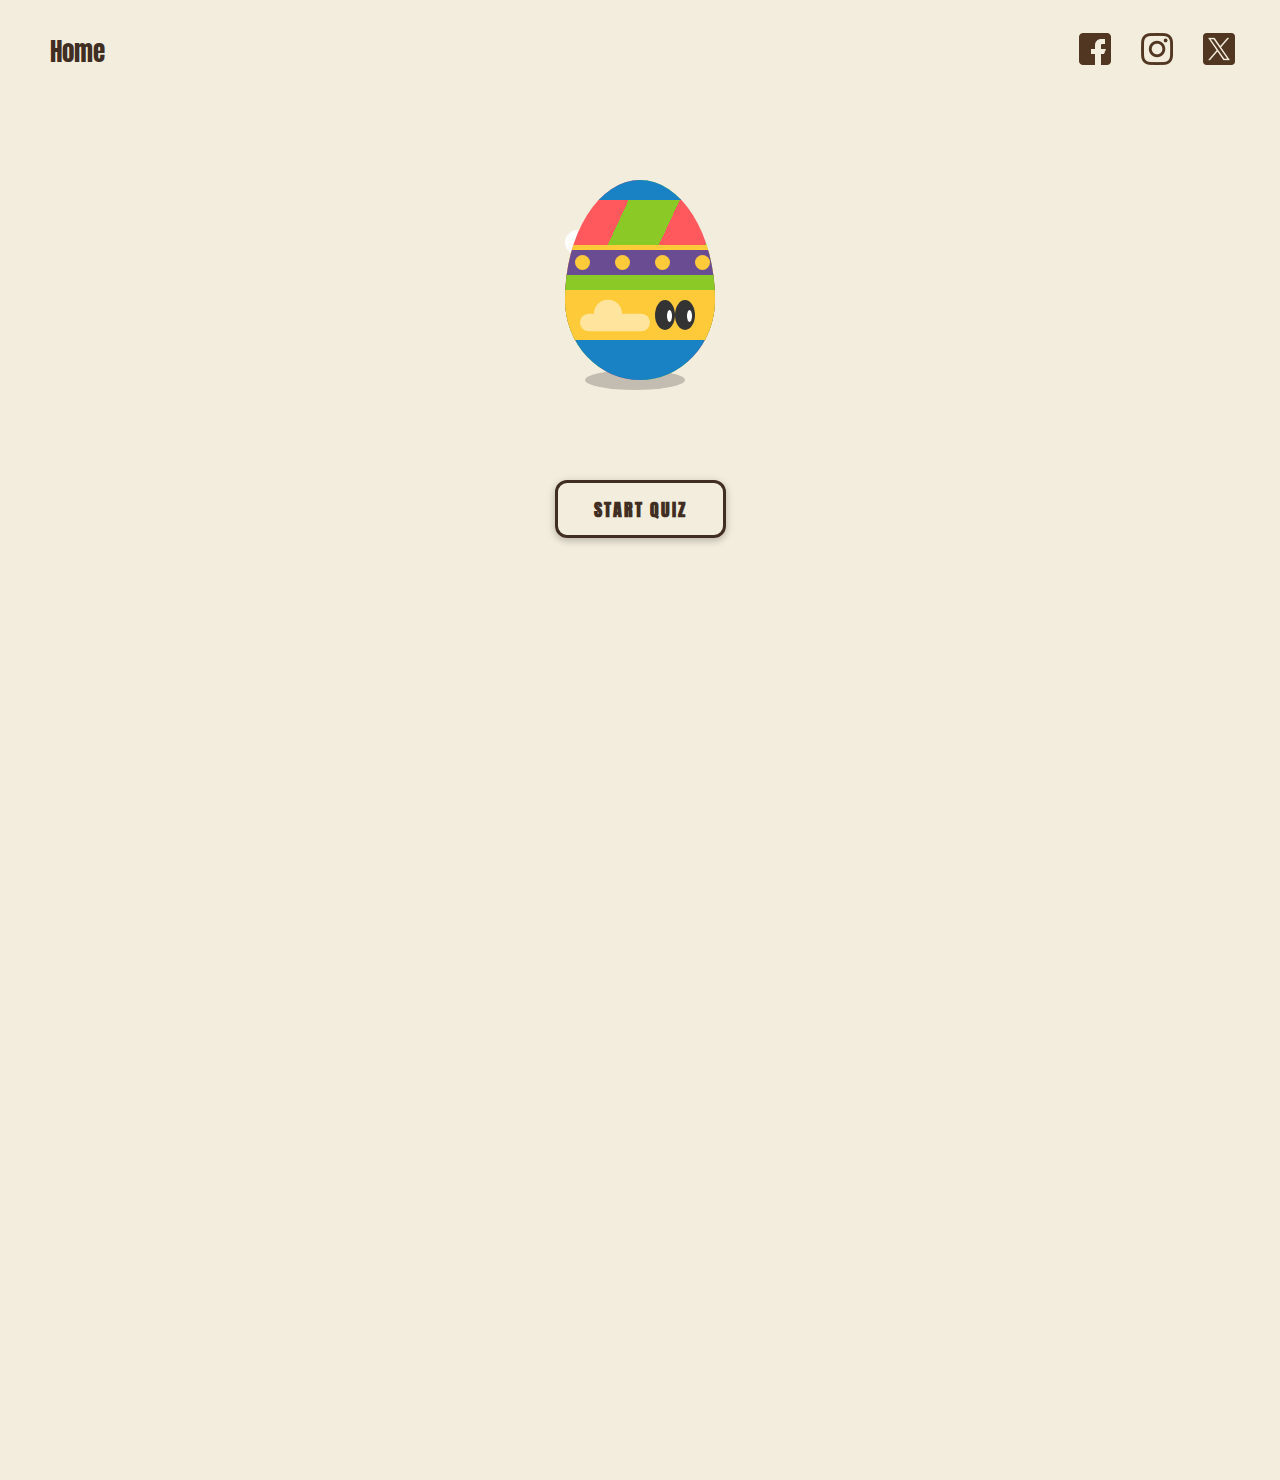
<file: quiz.html>
<!DOCTYPE html>
<html lang="en">

<head>
    <title>?PlaceHolder?</title>
    <meta charset="utf-8">
    <meta name="viewport" content="width=device-width, initial-scale=1.0">
    <link rel="stylesheet" href="styles.css">
</head>

<body>
    <header>
        <nav class = "navbar">
            <div class="left-nav-buttons">
                <div class="head">
                    <a href = "index.html">Home</a>
                </div>
            </div>

            <div class="right-nav-buttons">
                <a href="https://www.facebook.com" target="_blank"><img src="images/nav-bar-images/facebook-icon.png" alt="facebook-icon"></a>
                <a href="https://www.instagram.com" target="_blank"><img src="images/nav-bar-images/instagram-icon.png" alt="instagram-icon"></a>
                <a href="https://www.x.com" target="_blank"><img src="images/nav-bar-images/x-icon.png" alt="x-icon"></a>
            </div>
        </nav>
    </header>
    <section class="egg-section">
        <div class="easter-animation">
            <div class="egg">
              <div class="eyes"></div>
            </div>
            <div class="shadow"></div>
            <div class="clouds">
              <div class="cloud1"></div>
              <div class="cloud2"></div>
              <div class="cloud3"></div>
            </div>
          </div>
    </section>
    <div class="container">
        <input type="checkbox" id="toggle" class="toggle-checkbox">
        <label for="toggle" class="toggle-button">Start Quiz</label>
        <!-- Quizies -->
        <div class="hidden-section">
            <div class="scroll-wrapper">
                <!--  1 -->
                <div class="radio-input">
                    <div class="info">
                        <span class="question">What nutrients are eggs a rich source of?</span>
                        <span class="steps">1/20</span>
                    </div>
                    <input type="radio" id="q1-value-1" name="q1-value-radio" value="value-1">
                    <label for="q1-value-1">A. Vitamin C</label>
                    <input type="radio" id="q1-value-2" name="q1-value-radio" value="value-2">
                    <label for="q1-value-2">B. Protein</label>
                    <input type="radio" id="q1-value-3" name="q1-value-radio" value="value-3">
                    <label for="q1-value-3">C. Fiber</label>
                    <input type="radio" id="q1-value-4" name="q1-value-radio" value="value-4">
                    <label for="q1-value-4">D. Calcium</label>
                </div>
            
                <!--  2 -->
                <div class="radio-input">
                    <div class="info">
                        <span class="question">How can you test if an egg is fresh?</span>
                        <span class="steps">2/20</span>
                    </div>
                    <input type="radio" id="q2-value-5" name="q2-value-radio" value="value-5">
                    <label for="q2-value-5">A. Shake it and listen for movement</label>
                    <input type="radio" id="q2-value-6" name="q2-value-radio" value="value-6">
                    <label for="q2-value-6">B. Check the color of the shell</label>
                    <input type="radio" id="q2-value-7" name="q2-value-radio" value="value-7">
                    <label for="q2-value-7">C. Place it in water to see if it floats</label>
                    <input type="radio" id="q2-value-8" name="q2-value-radio" value="value-8">
                    <label for="q2-value-8">D. Crack it open and smell it</label>
                </div>
                <!-- 3-->
                <div class="radio-input">
                    <div class="info">
                        <span class="question">What is the healthiest way to cook eggs?</span>
                        <span class="steps">3/20</span>
                    </div>
                    <input type="radio" id="q3-value-9" name="q3-value-radio" value="value-9">
                    <label for="q3-value-9">A. Frying with butter </label>
                    <input type="radio" id="q3-value-10" name="q3-value-radio" value="value-10">
                    <label for="q3-value-10">B. Poaching or boiling</label>
                    <input type="radio" id="q3-value-11" name="q3-value-radio" value="value-11">
                    <label for="q3-value-11">C. Scrambling with cheese</label>
                    <input type="radio" id="q3-value-12" name="q3-value-radio" value="value-12">
                    <label for="q3-value-12">D. Baking in a casserole</label>
                </div>
                <!-- 4 -->
                <div class="radio-input">
                    <div class="info">
                        <span class="question">What determines the color of an eggshell?</span>
                        <span class="steps">4/20</span>
                    </div>
                    <input type="radio" id="q4-value-13" name="q4-value-radio" value="value-13">
                    <label for="q4-value-13">A. The Hen’s diet</label>
                    <input type="radio" id="q4-value-14" name="q4-value-radio" value="value-14">
                    <label for="q4-value-14">B. The hen’s breed</label>
                    <input type="radio" id="q4-value-15" name="q4-value-radio" value="value-15">
                    <label for="q4-value-15">C. The egg’s freshness</label>
                    <input type="radio" id="q4-value-16" name="q4-value-radio" value="value-16">
                    <label for="q4-value-16">D. The type of feed used</label>
                </div>
                <!-- 5 -->
                <div class="radio-input">
                    <div class="info">
                        <span class="question">Which type of egg is considered most ethical?</span>
                        <span class="steps">5/20</span>
                    </div>
                    <input type="radio" id="q5-value-17" name="q5-value-radio" value="value-17">
                    <label for="q5-value-17">A. Cage-free</label>
                    <input type="radio" id="q5-value-18" name="q5-value-radio" value="value-18">
                    <label for="q5-value-18">B. Free-range</label>
                    <input type="radio" id="q5-value-19" name="q5-value-radio" value="value-19">
                    <label for="q5-value-19">C. Organic</label>
                    <input type="radio" id="q5-value-20" name="q5-value-radio" value="value-20">
                    <label for="q5-value-20">D. All of the above, depending on certification</label>
                </div>
                <!-- 6 -->
                <div class="radio-input">
                    <div class="info">
                        <span class="question">What is the primary type of pan recommended for cooking sunny side up eggs?
                        </span>
                        <span class="steps">6/20</span>
                    </div>
                    <input type="radio" id="q6-value-21" name="q6-value-radio" value="value-21">
                    <label for="q6-value-21">A. Non-stick or cast-iron skillet </label>
                    <input type="radio" id="q6-value-22" name="q6-value-radio" value="value-22">
                    <label for="q6-value-22">B. Aluminum skille</label>
                    <input type="radio" id="q6-value-23" name="q6-value-radio" value="value-23">
                    <label for="q6-value-23">C. Stainless steel skillet</label>
                    <input type="radio" id="q6-value-24" name="q6-value-radio" value="value-24">
                    <label for="q6-value-24">D. Ceramic skillet</label>
                </div>
                <!-- 7 -->
                <div class="radio-input">
                    <div class="info">
                        <span class="question">What is the recommended heat setting once the eggs are in the skillet?
                        </span>
                        <span class="steps">7/20</span>
                    </div>
                    <input type="radio" id="q7-value-25" name="q7-value-radio" value="value-25">
                    <label for="q7-value-25">A. High</label>
                    <input type="radio" id="q7-value-26" name="q7-value-radio" value="value-26">
                    <label for="q7-value-26">B. Medium-high </label>
                    <input type="radio" id="q7-value-27" name="q7-value-radio" value="value-27">
                    <label for="q7-value-27">C. Low</label>
                    <input type="radio" id="q7-value-28" name="q7-value-radio" value="value-28">
                    <label for="q7-value-28">D. Medium</label>
                </div>
                <!-- 8 -->
                <div class="radio-input">
                    <div class="info">
                        <span class="question">How long should the eggs cook undisturbed to set the whites while keeping the yolks runny?</span>
                        <span class="steps">8/20</span>
                    </div>
                    <input type="radio" id="q8-value-29" name="q8-value-radio" value="value-29">
                    <label for="q8-value-29">A. 1 to 2 minutes</label>
                    <input type="radio" id="q8-value-30" name="q8-value-radio" value="value-30">
                    <label for="q8-value-30">B. 2 1/2 to 3 1/2 minutes </label>
                    <input type="radio" id="q8-value-31" name="q8-value-radio" value="value-31">
                    <label for="q8-value-31">C. 4 to 5 minutes</label>
                    <input type="radio" id="q8-value-32" name="q8-value-radio" value="value-32">
                    <label for="q8-value-32">D. 6 to 7 minutes</label>
                </div>
                <!-- 9 -->
                <div class="radio-input">
                    <div class="info">
                        <span class="question">How much olive oil is used to cook two eggs sunny side up?</span>
                        <span class="steps">9/20</span>
                    </div>
                    <input type="radio" id="q9-value-33" name="q9-value-radio" value="value-33">
                    <label for="q9-value-33">A. 1 tablespoon</label>
                    <input type="radio" id="q9-value-34" name="q9-value-radio" value="value-34">
                    <label for="q9-value-34">B. 1 teaspoon</label>
                    <input type="radio" id="q9-value-35" name="q9-value-radio" value="value-35">
                    <label for="q9-value-35">C. 2 teaspoons</label>
                    <input type="radio" id="q9-value-36" name="q9-value-radio" value="value-36">
                    <label for="q9-value-36">D. 2 tablespoons</label>
                </div>
                <!-- 10 -->
                <div class="radio-input">
                    <div class="info">
                        <span class="question">What two seasonings are suggested for the finished sunny side up eggs?</span>
                        <span class="steps">10/20</span>
                    </div>
                    <input type="radio" id="q10-value-37" name="q10-value-radio" value="value-37">
                    <label for="q10-value-37">A. Paprika and garlic powder</label>
                    <input type="radio" id="q10-value-38" name="q10-value-radio" value="value-38">
                    <label for="q10-value-38">B.Salt and ground black pepper </label>
                    <input type="radio" id="q10-value-39" name="q10-value-radio" value="value-39">
                    <label for="q10-value-39">C. Cumin and turmeric</label>
                    <input type="radio" id="q10-value-40" name="q10-value-radio" value="value-40">
                    <label for="q10-value-40">D. Oregano and chili flakes</label>
                </div>
                <!-- 11 -->
                <div class="radio-input">
                    <div class="info">
                        <span class="question">What type of milk can be added to scrambled eggs to make them extra-soft and creamy?</span>
                        <span class="steps">11/20</span>
                    </div>
                    <input type="radio" id="q11-value-41" name="q11-value-radio" value="value-41">
                    <label for="q11-value-41">A. Plant milk, cow’s milk, or water</label>
                    <input type="radio" id="q11-value-42" name="q11-value-radio" value="value-42">
                    <label for="q11-value-42">B. Juice</label>
                    <input type="radio" id="q11-value-43" name="q11-value-radio" value="value-43">
                    <label for="q11-value-43">C. Coconut cream</label>
                    <input type="radio" id="q11-value-44" name="q11-value-radio" value="value-44">
                    <label for="q11-value-44">D. Yogurt</label>
                </div>
                <!-- 12 -->
                <div class="radio-input">
                    <div class="info">
                        <span class="question">What type of oil or fat is recommended for the pan?</span>
                        <span class="steps">12/20</span>
                    </div>
                    <input type="radio" id="q12-value-45" name="q12-value-radio" value="value-45">
                    <label for="q12-value-45">A. Canola oil</label>
                    <input type="radio" id="q12-value-46" name="q12-value-radio" value="value-46">
                    <label for="q12-value-46">B. Extra-virgin olive oil or butter</label>
                    <input type="radio" id="q12-value-47" name="q12-value-radio" value="value-47">
                    <label for="q12-value-47">C. Lard</label>
                    <input type="radio" id="q12-value-48" name="q12-value-radio" value="value-48">
                    <label for="q12-value-48">D. Avocado oil</label>
                </div>
                <!-- 13 -->
                <div class="radio-input">
                    <div class="info">
                        <span class="question">How should the eggs look after whisking with milk or water?</span>
                        <span class="steps">13/20</span>
                    </div>
                    <input type="radio" id="q13-value-49" name="q13-value-radio" value="value-49">
                    <label for="q13-value-49">A. An even yellow color with no translucent spots</label>
                    <input type="radio" id="q13-value-50" name="q13-value-radio" value="value-50">
                    <label for="q13-value-50">B. Yellow with some white streaks</label>
                    <input type="radio" id="q13-value-51" name="q13-value-radio" value="value-51">
                    <label for="q13-value-51">C. Completely white</label>
                    <input type="radio" id="q13-value-52" name="q13-value-radio" value="value-52">
                    <label for="q13-value-52">D. Thick and frothy</label>
                </div>
                <!-- 14 -->
                <div class="radio-input">
                    <div class="info">
                        <span class="question">At what heat setting should the scrambled eggs be cooked?</span>
                        <span class="steps">14/20</span>
                    </div>
                    <input type="radio" id="q14-value-53" name="q14-value-radio" value="value-53">
                    <label for="q14-value-53">A. High heat</label>
                    <input type="radio" id="q14-value-54" name="q14-value-radio" value="value-54">
                    <label for="q14-value-54">B. Medium-low heat</label>
                    <input type="radio" id="q14-value-55" name="q14-value-radio" value="value-55">
                    <label for="q14-value-55">C. Medium-high heat</label>
                    <input type="radio" id="q14-value-56" name="q14-value-radio" value="value-56">
                    <label for="q14-value-56">D. Low heat</label>
                </div>
                <!-- 15 -->
                <div class="radio-input">
                    <div class="info">
                        <span class="question">When should you stop cooking scrambled eggs for a soft, creamy scramble?</span>
                        <span class="steps">15/20</span>
                    </div>
                    <input type="radio" id="q15-value-57" name="q15-value-radio" value="value-57">
                    <label for="q15-value-57">A. When they are dry and firm</label>
                    <input type="radio" id="q15-value-58" name="q15-value-radio" value="value-58">
                    <label for="q15-value-58">B. When they are mostly set, but a little liquid egg remains</label>
                    <input type="radio" id="q15-value-59" name="q15-value-radio" value="value-59">
                    <label for="q15-value-59">C. When they are fully liquid</label>
                    <input type="radio" id="q15-value-60" name="q15-value-radio" value="value-60">
                    <label for="q15-value-60">D. When they turn golden brown</label>
                </div>
                <!-- 16 -->
                <div class="radio-input">
                    <div class="info">
                        <span class="question">What should you do first when preparing boiled eggs?</span>
                        <span class="steps">16/20</span>
                    </div>
                    <input type="radio" id="q16-value-61" name="q16-value-radio" value="value-61">
                    <label for="q16-value-61">A.  Crack the eggs into boiling water</label>
                    <input type="radio" id="q16-value-62" name="q16-value-radio" value="value-62">
                    <label for="q16-value-62">B. Boil water first</label>
                    <input type="radio" id="q16-value-63" name="q16-value-radio" value="value-63">
                    <label for="q16-value-63">C. Heat the eggs in cold water</label>
                    <input type="radio" id="q16-value-64" name="q16-value-radio" value="value-64">
                    <label for="q16-value-64">D. Peel the eggs before boiling</label>
                </div>
                <!-- 17 -->
                <div class="radio-input">
                    <div class="info">
                        <span class="question">Why should you lower the heat slightly after adding the eggs to boiling water?</span>
                        <span class="steps">17/20</span>
                    </div>
                    <input type="radio" id="q17-value-65" name="q17-value-radio" value="value-65">
                    <label for="q17-value-65">A. To cook the eggs faster</label>
                    <input type="radio" id="q17-value-66" name="q17-value-radio" value="value-66">
                    <label for="q17-value-66">B. To prevent the eggs from cracking due to being bashed around</label>
                    <input type="radio" id="q17-value-67" name="q17-value-radio" value="value-67">
                    <label for="q17-value-67">C. To save energy</label>
                    <input type="radio" id="q17-value-68" name="q17-value-radio" value="value-68">
                    <label for="q17-value-68">D. To make peeling easier</label>
                </div>
                <!-- 18 -->
                <div class="radio-input">
                    <div class="info">
                        <span class="question">How long should you boil eggs for a runny yolk?</span>
                        <span class="steps">18/20</span>
                    </div>
                    <input type="radio" id="q18-value-69" name="q18-value-radio" value="value-69">
                    <label for="q18-value-69">A. 3 minutes</label>
                    <input type="radio" id="q18-value-70" name="q18-value-radio" value="value-70">
                    <label for="q18-value-70">B. 6 minutes</label>
                    <input type="radio" id="q18-value-71" name="q18-value-radio" value="value-71">
                    <label for="q18-value-71">C. 8 minutes</label>
                    <input type="radio" id="q18-value-72" name="q18-value-radio" value="value-72">
                    <label for="q18-value-72">D. 10 minutes</label>
                </div>
                <!-- 19 -->
                <div class="radio-input">
                    <div class="info">
                        <span class="question">What is the recommended method for peeling boiled eggs?</span>
                        <span class="steps">19/20</span>
                    </div>
                    <input type="radio" id="q19-value-73" name="q19-value-radio" value="value-73">
                    <label for="q19-value-73">A. Peel immediately after boiling C</label>
                    <input type="radio" id="q19-value-74" name="q19-value-radio" value="value-74">
                    <label for="q19-value-74">B. Crack the shell and roll the egg on a flat surface</label>
                    <input type="radio" id="q19-value-75" name="q19-value-radio" value="value-75">
                    <label for="q19-value-75">C. Peel under water starting from the base</label>
                    <input type="radio" id="q19-value-76" name="q19-value-radio" value="value-76">
                    <label for="q19-value-76">D. Tap the egg on a hard surface and peel from the top</label>
                </div>
                <!-- 20 -->
                <div class="radio-input">
                    <div class="info">
                        <span class="question">What happens if you boil eggs for 15 minutes?</span>
                        <span class="steps">20/20</span>
                    </div>
                    <input type="radio" id="q20-value-77" name="q20-value-radio" value="value-77">
                    <label for="q20-value-77">A. Perfect hard-boiled eggs</label>
                    <input type="radio" id="q20-value-78" name="q20-value-radio" value="value-78">
                    <label for="q20-value-78">B. Soft-boiled eggs</label>
                    <input type="radio" id="q20-value-79" name="q20-value-radio" value="value-79">
                    <label for="q20-value-79">C. Unpleasant rubbery whites and powdery dry yolks</label>
                    <input type="radio" id="q20-value-80" name="q20-value-radio" value="value-80">
                    <label for="q20-value-80">D. Eggs with runny yolks</label>
                </div>
            </div>            
        </div>
    </div>

    
    
</body
</file>
<file: styles.css>
@import url('https://fonts.googleapis.com/css2?family=Alfa+Slab+One&family=Anton&family=Bevan:ital@0;1&family=Lato:ital,wght@0,100;0,300;0,400;0,700;0,900;1,100;1,300;1,400;1,700;1,900&display=swap');
@import url(flipCard.css);
html {
    background-color: #f3eddd;
    scroll-behavior: smooth;
}

body {
    margin: 0;
    padding: 0;
}

p {
    font-size: max(1rem, 3vw);
}


/*NAVBAR STUFF*/

.navbar {
    display: flex;
    align-items: center;
    justify-content: space-between;
    padding: 9px 10px;
    background-color: #f3eddd;
    position: fixed;
    top: -3px;
    width: 100%;
    height: 10%;
    z-index: 100;
}

.left-nav-buttons {
    display: flex;
    flex-direction: row;
    gap: 20px;
    align-items: center;
    justify-content: flex-start;
}

.dropdown {
    position: relative;
    display: inline-block;
}

.head a {
    gap: 10px;
    margin-left: 40px;
    text-decoration: none;
    font-family: 'Anton', serif;
    font-size: 25px;
    font-weight: 550;
    color: #412e23;
    border: #412e23;
    box-shadow: 0px 10px 20px 0 rgba(252, 252, 252, 0);
    border-radius: 10%;
}

.head a:hover {
    text-decoration: underline;
    text-decoration-color: #D94A26;
    text-decoration-thickness: 3px;
}

.dropdown:hover .dropdown-content {
    display: block;
}

.dropdown-content {
    list-style-type: none;
    position: absolute;
    display: none;
    top: 100%;
    left: 0;
    width: 200px;
    padding: 10px 0;
    border-radius: 20px;
    backdrop-filter: blur(10px);
    background-color: #f3eddd;
    box-shadow: 0 4px 6px rgba(0, 0, 0, 0.1);
    z-index: 10;
}

.dropdown-content a {
    text-decoration: none;
    font-family: 'Anton', serif;
    pointer-events: auto;
    font-size: 20px;
    color: #412e23;
    gap: 50px;
    display: flex;
    justify-content: center;
    align-items: center;
    border-radius: 40px;
    transition: background-color 0.3s ease, color 0.3s ease, padding 0.3s ease;
    box-sizing: border-box;
}

.dropdown-content a:hover {
    background-color: #D94A26;
    color: #FCEBD1;
    padding: 9px 1px;
    border-radius: 40px;
    width: auto;
}

.middle-nav-logo p {
    font-family: 'Alfa Slab One', serif;
    font-weight: 500;
    color: #D94A26;
    font-size: 50px;
    margin-left: -130px;
}

.right-nav-buttons {
    display: flex;
    flex-direction: row;
    gap: 30px;
    justify-content: flex-start;
    margin-right: 55px;
}

.right-nav-buttons img {
    cursor: pointer;
}

.container {
    height: 100vh;
    animation: fadeIn 0.5s forwards;
    scroll-snap-type: y mandatory;
    scroll-behavior: smooth;
    overflow-x: hidden;
}

.section {
    overflow: hidden;
    height: 100vh;
    scroll-snap-align: start;
    animation: appear linear;
    animation-timeline: view();
    animation-range: entry 1% cover 40%;
}

@keyframes appear {
    from {
        opacity: 0;
        scale: 0.5;
    }
    to {
        opacity: 1;
        scale: 1;
    }
}

.homePageContainer {
    display: flex;
    flex-direction: row;
    justify-content: space-between;
    align-items: center;
    padding: 20px;
}

.homePageText {
    margin-left: 50px;
    margin-top: 300px;
    text-align: left;
    height: auto;
    float: left;
    width: 50%;
}

.homePageHeader {
    display: block;
    font-family: 'Bevan', sans-serif;
    font-size: 90px;
    font-weight: 400;
    line-height: 0.99;
    color: #412e23;
    margin-bottom: 10px;
    margin-top: -150px;
    font-style: italic;
}

.homePageDescription {
    display: flex;
    font-family: "Lato", serif;
    font-size: 30px;
    font-weight: 500;
    line-height: 0.95;
    color: #412e23;
    margin-top: 0;
    line-height: 1.4;
    text-align: justify;
}

.homePageImage {
    display: flex;
    flex-direction: column;
    justify-content: right;
    align-items: right;
    margin-top: 30px;
    margin-right: -150px;
    width: 50%;
    scale: 1.2;
}

.videoContainer video {
    width: 100%;
    max-width: 700px;
    height: auto;
    border-radius: 20px;
    box-shadow: 0 4px 6px rgba(0, 0, 0, 0.2);
    overflow: hidden;
}


/* SunnySide Up */

#sunnySideUp,
#boiledEgg,
#omelette {
    padding: 50px 60px 50px 60px;
}

.container-content {
    display: flex;
    padding: 20px 0px 0px 20px;
    gap: 50px 50px;
}

.leftSide {
    width: 1000px;
    height: 500px;
    align-content: center;
    padding: 20px;
}

.tutorialHeaders h5 {
    display: block;
    font-family: 'Bevan', sans-serif;
    font-size: 44px;
    font-weight: 100;
    color: #412e23;
    font-style: normal;
    margin-bottom: 0;
}

.tutorialDescription {
    display: flex;
    font-family: "Lato", serif;
    font-size: 20px;
    font-weight: 500;
    color: #412e23;
    text-align: justify;
}


/* QUIZ Style */

.container {
    text-align: center;
    margin: 20px auto;
    padding: 20px;
}

.toggle-checkbox {
    display: none;
}

.toggle-button {
    font-size: 12px;
    letter-spacing: 2px;
    text-transform: uppercase;
    display: inline-block;
    text-align: center;
    font-family: 'Anton', serif;
    font-weight: bold;
    padding: 0.7em 2em;
    border: 3px solid #412e23;
    border-radius: 12px;
    position: relative;
    box-shadow: 0 2px 10px rgba(0, 0, 0, 0.16), 0 3px 6px rgba(0, 0, 0, 0.1);
    color: #412e23;
    text-decoration: none;
    transition: 0.3s ease all;
    z-index: 1;
    overflow: hidden;
    cursor: pointer;
}

.toggle-button:before {
    border-radius: 8px;
    transition: 0.5s all ease;
    position: absolute;
    top: 0;
    left: 50%;
    right: 50%;
    bottom: 0;
    opacity: 0;
    content: '';
    background-color: #412e23;
    z-index: -1;
}

.toggle-button:hover {
    color: white;
}

.toggle-button:hover:before,
.toggle-button:focus:before {
    transition: 0.5s all ease;
    left: 0;
    right: 0;
    opacity: 1;
}

.toggle-button:active {
    transform: scale(0.9);
}

.hidden-section {
    max-height: 0;
    transform: scaleY(0);
    transform-origin: top;
    overflow: hidden;
    transition: transform 0.5s ease, max-height 0.5s ease, padding 0.5s ease;
    padding: 0 20px;
    background-color: #f8f4f2;
    border: 
    border-radius: 12px;
    margin-top: 20px;
    box-shadow: 0 2px 10px rgba(0, 0, 0, 0.16), 0 3px 6px rgba(0, 0, 0, 0.1);
}

.toggle-checkbox:checked~.hidden-section {
    max-height: 500px;
    transform: scaleY(1);
    padding: 20px;
}

/* INSIDE QUIZ */
/* QUIZ Style */

.container {
    text-align: center;
    margin: 20px auto;
    padding: 80px;
}

.toggle-checkbox {
    display: none;
}

.toggle-button {
    font-size: 18px;
    letter-spacing: 2px;
    text-transform: uppercase;
    display: inline-block;
    text-align: center;
    font-weight: bold;
    padding: 0.7em 2em;
    border: 3px solid #412e23;
    border-radius: 12px;
    position: relative;
    box-shadow: 0 2px 10px rgba(0, 0, 0, 0.16), 0 3px 6px rgba(0, 0, 0, 0.1);
    color: #412e23;
    text-decoration: none;
    transition: 0.3s ease all;
    z-index: 1;
    overflow: hidden;
    cursor: pointer;
}

.toggle-button:before {
    border-radius: 8px;
    transition: 0.5s all ease;
    position: absolute;
    top: 0;
    left: 50%;
    right: 50%;
    bottom: 0;
    opacity: 0;
    content: '';
    background-color: #412e23;
    z-index: -1;
}

.toggle-button:hover {
    color: white;
}

.toggle-button:hover:before,
.toggle-button:focus:before {
    transition: 0.5s all ease;
    left: 0;
    right: 0;
    opacity: 1;
}

.toggle-button:active {
    transform: scale(0.9);
}

.hidden-section {
    max-height: 0;
    transform: scaleY(0);
    transform-origin: top;
    overflow: hidden;
    transition: transform 0.5s ease, max-height 0.5s ease, padding 0.5s ease;
    padding: 20px 20px;
    background-color: #f8f4f2;
    border: 3px solid #412e23;
    border-radius: 12px;
    border-radius: 20px;
    margin: 20px auto;
    width: 600px;
    box-shadow: 0 2px 10px rgba(0, 0, 0, 0.16), 0 3px 6px rgba(0, 0, 0, 0.1);
}

.toggle-checkbox:checked~.hidden-section {
    max-height: 800px;
    transform: scaleY(1);
    padding: 20px;
}


/* INSIDE QUIZ */


/* Scroll Wrapper */

.scroll-wrapper {
    max-height: 400px;
    overflow-y: auto;
    padding: 10px;
    border: 2px solid #ccc;
    border-radius: 10px;
    box-shadow: 0 2px 10px rgba(0, 0, 0, 0.1);
    background-color: #f8f4f2;
}


/* Scrollbar Styling */

.scroll-wrapper::-webkit-scrollbar {
    width: 8px;
}

.scroll-wrapper::-webkit-scrollbar-thumb {
    background-color: #888;
    border-radius: 4px;
}

.scroll-wrapper::-webkit-scrollbar-thumb:hover {
    background-color: #555;
}

.scroll-wrapper::-webkit-scrollbar-track {
    background-color: #f0f0f0;
    border-radius: 4px;
}


/* Radio styling something blah blaj */

.radio-input input {
    display: none;
}

.radio-input {
    margin-bottom: 20px;
    display: flex;
    flex-direction: column;
    padding: 12px;
    background: #fff;
    color: #000;
    border-radius: 10px;
    box-shadow: 0px 87px 78px -39px rgba(0, 0, 0, 0.4);
    width: 95%;
}

.info {
    margin-bottom: 10px;
    display: flex;
    align-items: center;
    justify-content: space-between;
}

.question {
    color: rgb(49, 49, 49);
    font-size: 1rem;
    line-height: 1rem;
    font-weight: 800;
}

.steps {
    background-color: rgb(0, 0, 0);
    padding: 4px;
    color: #fff;
    border-radius: 4px;
    font-size: 12px;
    line-height: 12px;
    font-weight: 600;
}

.radio-input label {
    display: flex;
    background-color: #fff;
    padding: 14px;
    margin: 8px 0 0 0;
    font-size: 13px;
    font-weight: 600;
    border-radius: 10px;
    cursor: pointer;
    border: 1px solid rgba(187, 187, 187, 0.164);
    color: #000;
    transition: 0.3s ease;
}

.radio-input label:hover {
    background-color: rgba(24, 24, 24, 0.13);
    border: 1px solid #bbb;
}

.radio-input input:checked+label {
    border-color: red;
    color: red;
}


/* Success/Failure Display */

.radio-input input:checked+label {
    background-color: #ffe5e5;
    border-color: red;
    color: red;
}

.radio-input input[value="value-1"]:checked+label,
.radio-input input[value="value-7"]:checked+label,
.radio-input input[value="value-11"]:checked+label,
.radio-input input[value="value-13"]:checked+label,
.radio-input input[value="value-20"]:checked+label,
.radio-input input[value="value-22"]:checked+label,
.radio-input input[value="value-27"]:checked+label,
.radio-input input[value="value-30"]:checked+label,
.radio-input input[value="value-34"]:checked+label,
.radio-input input[value="value-38"]:checked+label,
.radio-input input[value="value-41"]:checked+label,
.radio-input input[value="value-46"]:checked+label,
.radio-input input[value="value-49"]:checked+label,
.radio-input input[value="value-54"]:checked+label,
.radio-input input[value="value-58"]:checked+label,
.radio-input input[value="value-62"]:checked+label,
.radio-input input[value="value-66"]:checked+label,
.radio-input input[value="value-70"]:checked+label,
.radio-input input[value="value-75"]:checked+label,
.radio-input input[value="value-79"]:checked+label {
    background-color: #e5ffe5;
    border-color: green;
    color: green;
}
/* ANIMATION */
/* egg section */
.egg-section{
    display: flex;
    justify-content: center;
    padding-top: 180px;
}
.easter-animation {
    position: relative;
  }
  
  .egg {
    position: relative;
    width: 150px;
    height: 200px;
    border-radius: 50% 50% 50% 50% / 60% 60% 40% 40%;
    background: linear-gradient(
      295deg,
      #ff595e 15%,
      #8ac926 15%,
      #8ac926 30%,
      #ff595e 30%,
      #ff595e 49%,
      #8ac926 49%,
      #8ac926 70%,
      #ff595e 70%
    );
    overflow: hidden;
    animation: bounce 1s linear infinite;
  }
  
  .egg:before,
  .egg:after {
    position: absolute;
    content: "";
  }
  
  .egg:before {
    width: 200px;
    height: 100px;
    background-color: #1982c4;
    top: 160px;
    box-shadow: 0 -50px #ffca3a, 0 -65px #8ac926, 0 -90px #6a4c93, 0 -95px #ffca3a;
  }
  
  .egg:after {
    border-radius: 50%;
    width: 15px;
    height: 15px;
    background-color: #ffca3a;
    left: 90px;
    top: 75px;
    box-shadow: -40px 0 #ffca3a, 40px 0 #ffca3a, -80px 0 #ffca3a, -120px 0 #ffca3a;
  }
  
  .eyes {
    position: absolute;
    background-color: #333;
    border-radius: 50%;
    width: 20px;
    height: 30px;
    left: 90px;
    top: 120px;
    box-shadow: 20px 0 #333;
  }
  
  .eyes:before {
    position: absolute;
    content: "";
    background-color: #fff;
    width: 5px;
    height: 12px;
    border-radius: 50%;
    left: 12px;
    top: 10px;
    box-shadow: 20px 0 #fff;
  }
  
  .eyes:after {
    content: "";
    position: absolute;
    width: 200px;
    height: 30px;
    background-color: #1982c4;
    top: -130px;
    left: -100px;
  }
  
  @keyframes bounce {
    0% {
      transform: scale(1, 1) translateY(0);
    }
    10% {
      transform: scale(1.1, 0.9) translateY(0);
    }
    30% {
      transform: scale(0.9, 1.1) translateY(-70px) translateX(30px);
    }
    50% {
      transform: scale(1.05, 0.95) translateY(0) translateX(30px) rotate(-10deg);
    }
    58% {
      transform: scale(1, 1) translateY(-7px) translateX(0);
    }
    65% {
      transform: scale(1, 1) translateY(0);
    }
    100% {
      transform: scale(1, 1) translateY(0);
    }
  }
  
  .shadow {
    position: absolute;
    z-index: -1;
    background-color: rgba(0, 0, 0, 0.2);
    width: 100px;
    height: 20px;
    border-radius: 50%;
    left: 20px;
    top: 190px;
    animation: move 1s linear infinite;
  }
  
  @keyframes move {
    0% {
      transform: translateX(0);
    }
    10% {
      transform: translateX(0) scale(0.8);
    }
    30% {
      transform: translateX(0) scale(0.8);
    }
    50% {
      transform: translateX(30px) scale(0.7);
    }
    58% {
      transform: translateX(20px);
    }
    65% {
      transform: translateX(0);
    }
    100% {
      transform: translateX(0);
    }
  }
  
  .clouds {
    position: absolute;
    width: 500px;
  }
  
  .cloud1,
  .cloud2,
  .cloud3 {
    position: absolute;
    background-color: white;
    width: 100px;
    height: 25px;
    border-radius: 100px;
  }
  
  .cloud1:before,
  .cloud2:before,
  .cloud3:before {
    position: absolute;
    content: "";
    width: 40px;
    height: 40px;
    top: -20px;
    left: 20px;
    background-color: white;
    border-radius: 50%;
  }
  
  .cloud1 {
    top: -150px;
    z-index: -1;
    animation: clouds 2s linear infinite;
  }
  
  .cloud2 {
    top: -70px;
    opacity: 0.5;
    transform: scale(0.7);
    animation: clouds 1.8s linear infinite;
  }
  
  .cloud3 {
    top: -100px;
    opacity: 0.5;
    transform: scale(0.9);
    animation: clouds 1.5s linear infinite;
    z-index: -2;
  }
  
  @keyframes clouds {
    from {
      left: 500px;
    }
    to {
      left: -500px;
    }
  }
</file>
